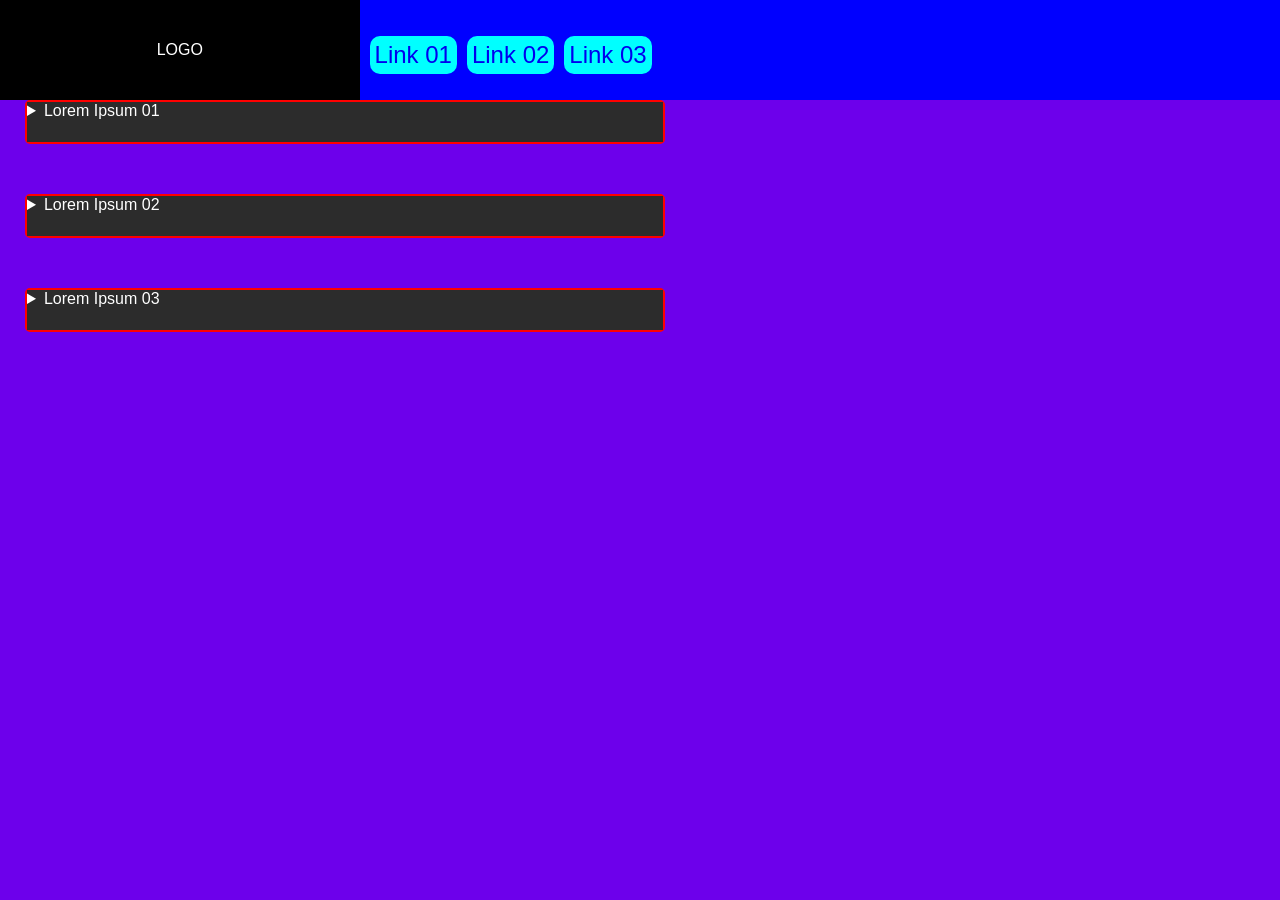
<file: index.html>
<!DOCTYPE html>
<html lang="pt-br">
<head>
    <meta charset="UTF-8">
    <meta name="viewport" content="width=device-width, initial-scale=1.0">
    <title>Display</title>

    <!--link do CSS-->
    <link rel="stylesheet" href="style.css">

</head>
<body class="body-container">
    <!--Classe do header para receber estilização-->
    <header class="header-container">
        <div class="logo">
            LOGO
        </div>
            <nav class="menu">
                <!--Elementos com display in-line-->
                <a href="#">Link 01</a>
                <a href="#">Link 02</a>
                <a href="#">Link 03</a>
            </nav>
            
    </header>
    <!--Duas classes no mesmo elemento-->
    <section class="section01 container">

        <h2 class="section01--title">Links Favoritos</h2>
        <!--lista não ordenada-->
        <ul>
            <li class="link-lista">Link Lista 01</li>
            <li class="link-lista">Link Lista 02</li>
            <li class="link-lista">Link Lista 03</li>
            <li class="link-lista">Link Lista 04</li>
        </ul>
    </section>
    
    <section class="sumario">
        <details>
            <summary>Lorem Ipsum 01</summary>
            <p>Lorem ipsum dolor, sit amet consectetur adipisicing elit. Labore beatae vitae numquam harum 
                molestias officiis dolor nesciunt cumque et eos, ad odio laudantium! Labore minima distinctio eligendi quasi quisquam consequatur.</p>
        </details>
        <details>
            <summary>Lorem Ipsum 02</summary>
            <p>Lorem ipsum dolor, sit amet consectetur adipisicing elit. Labore beatae vitae numquam harum 
                molestias officiis dolor nesciunt cumque et eos, ad odio laudantium! Labore minima distinctio eligendi quasi quisquam consequatur.</p>
        </details>
        <details>
            <summary>Lorem Ipsum 03</summary>
            <p>Lorem ipsum dolor, sit amet consectetur adipisicing elit. Labore beatae vitae numquam harum 
                molestias officiis dolor nesciunt cumque et eos, ad odio laudantium! Labore minima distinctio eligendi quasi quisquam consequatur.</p>
        </details>
    </section>

</body>
</html>
</file>
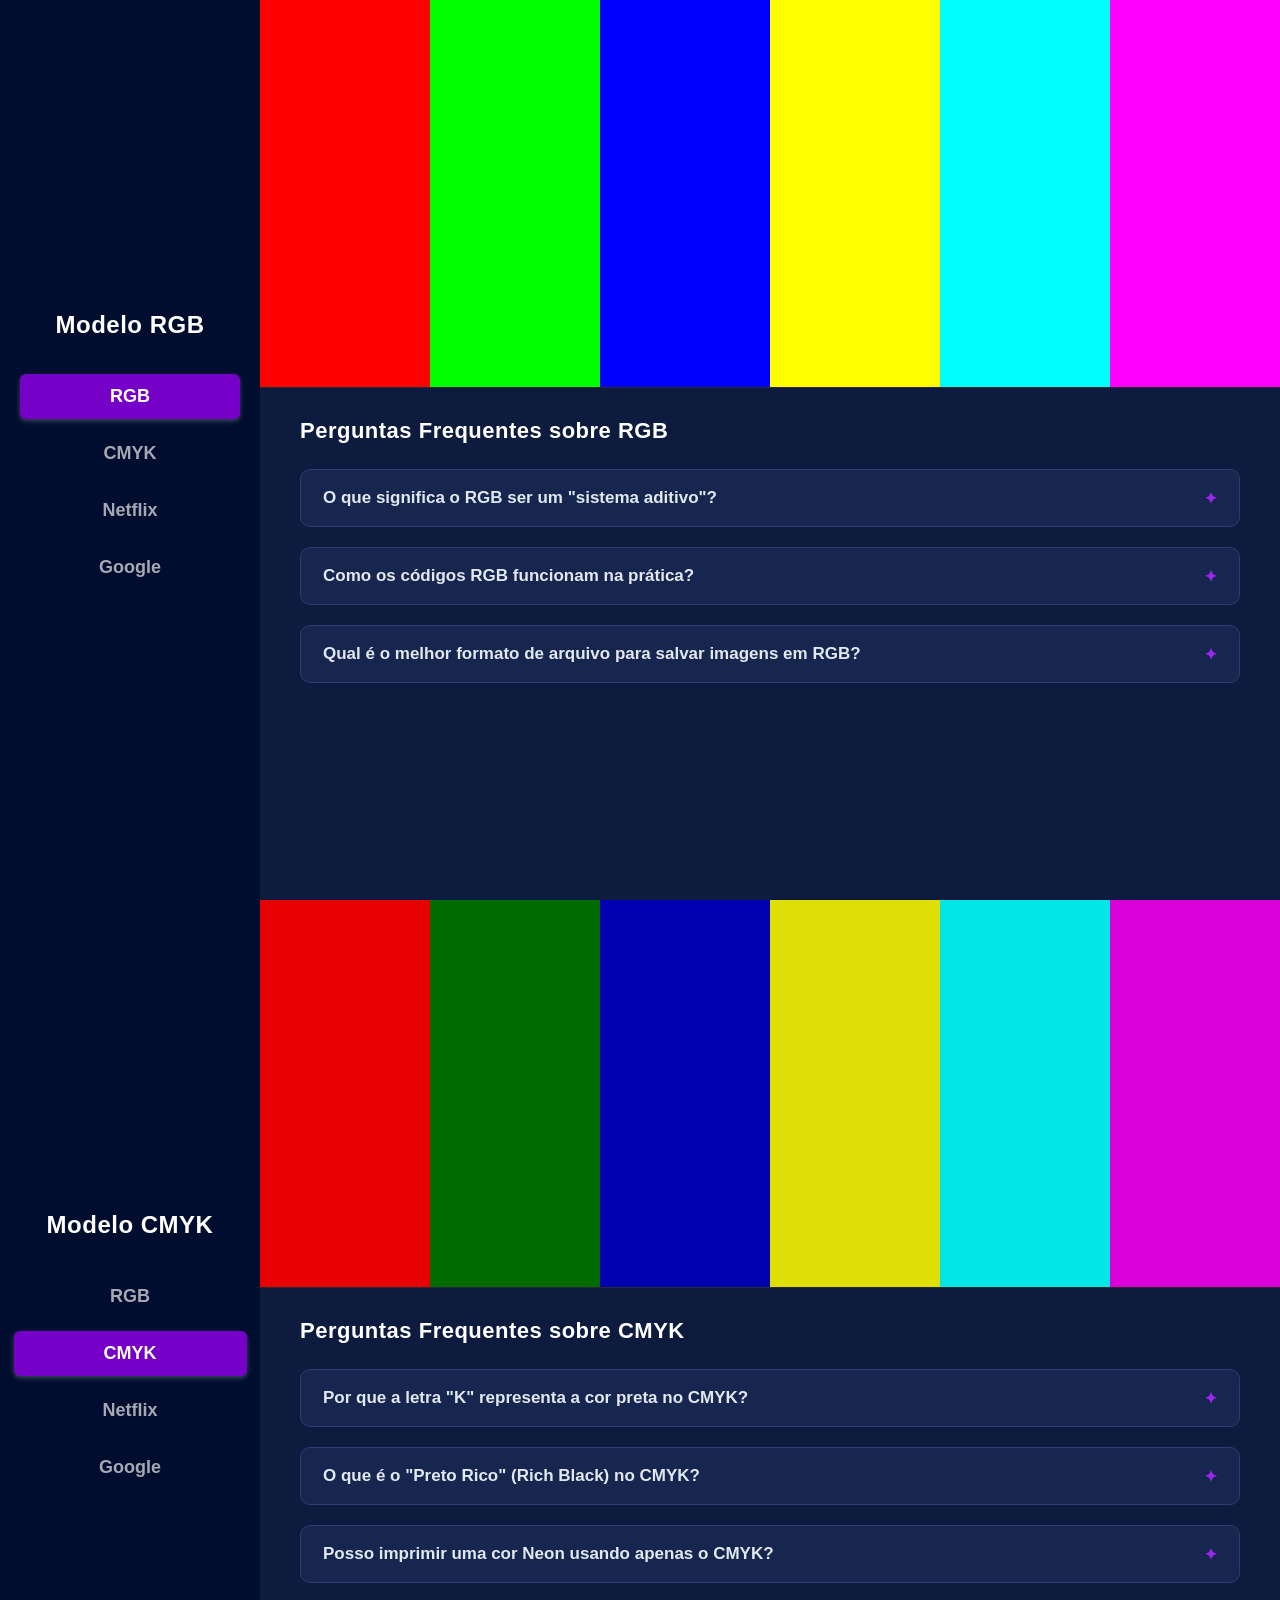
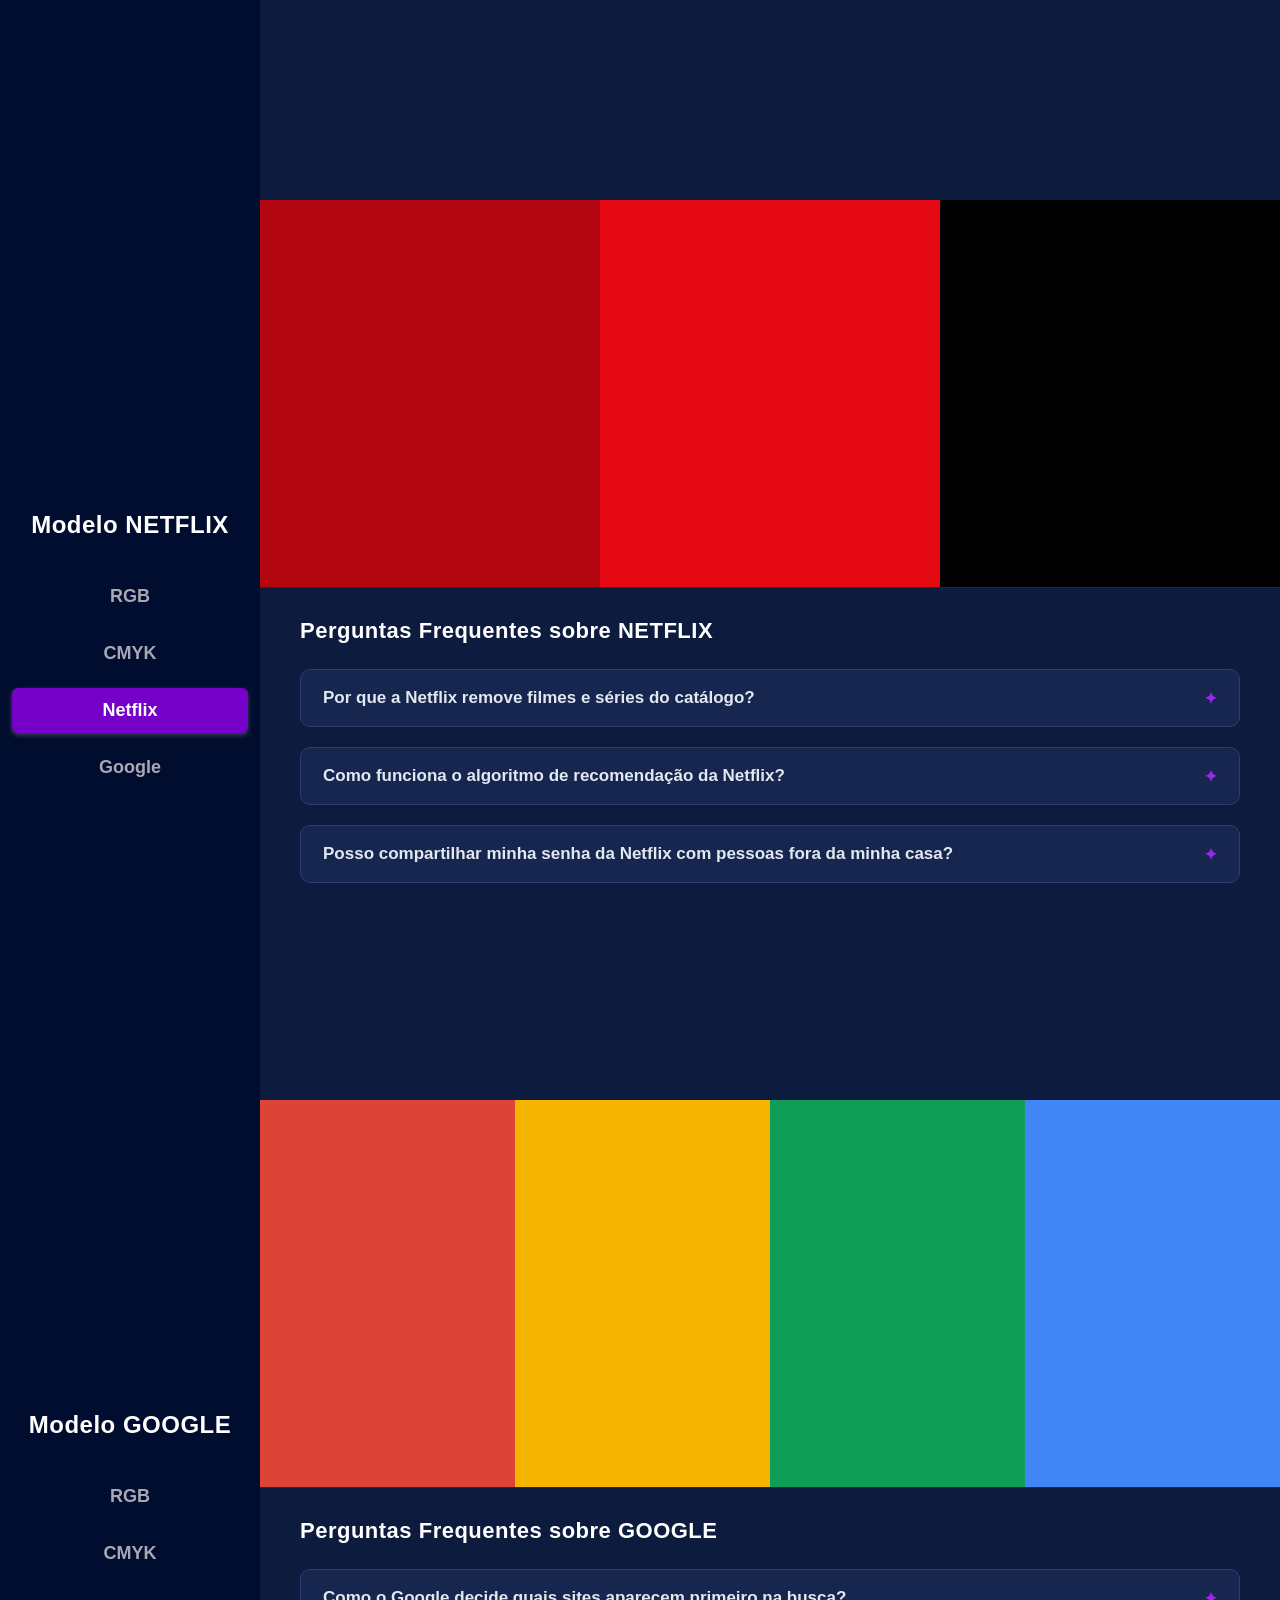
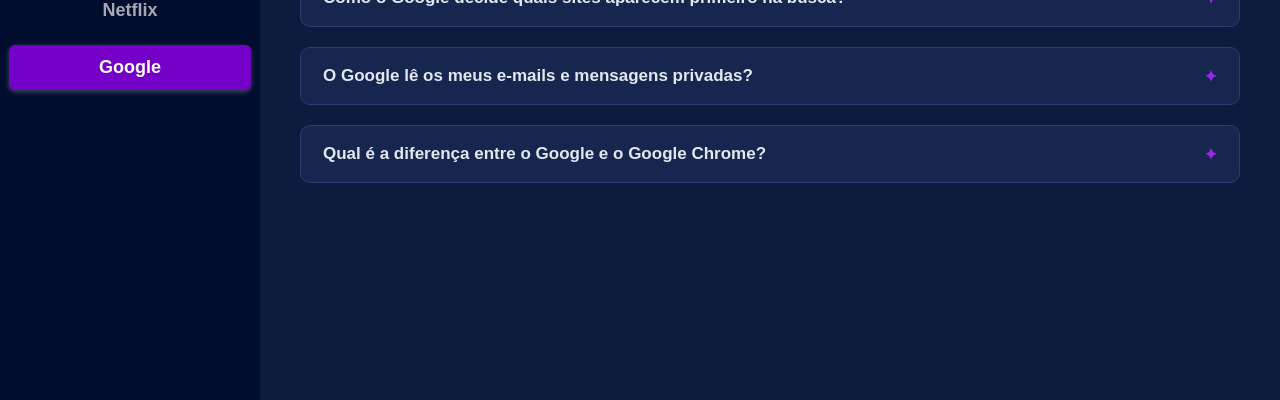
<file: modocores2/index.html>
<!DOCTYPE html>
<html lang="pt-br">
<head>
    <meta charset="UTF-8">
    <meta name="viewport" content="width=device-width, initial-scale=1.0">
    <title>Cores</title>
<link rel="stylesheet" href="./css/global.css">
</head>
<body>

    <!-- RGB -->
    <section id="rgb" class="color-section">
        <aside class="color-section__sidebar">
            <h2 class="color-section__title">Modelo RGB</h2>
            <nav class="color-section__menu">
                <a href="#rgb" class="color-section__link color-section__link--active">RGB</a>
                <a href="#cmyk" class="color-section__link">CMYK</a>
                <a href="#netflix" class="color-section__link"> Netflix</a>
                <a href="#google" class="color-section__link">Google</a>
            </nav>
        </aside>

        <div class="color-section__content">
            <section class="color-section__palette" aria-label="Visualização da Paleta RGB">
                <div class="color-section__bar color-section__bar--rgb-1"><p>rgb (255, 0, 0)</p></div>
                <div class="color-section__bar color-section__bar--rgb-2"><p>rgb (0, 255, 0)</p></div>
                <div class="color-section__bar color-section__bar--rgb-3"><p>rgb (0, 0, 255)</p></div>
                <div class="color-section__bar color-section__bar--rgb-4"><p>rgb (255, 255, 0)</p></div>
                <div class="color-section__bar color-section__bar--rgb-5"><p>rgb (0, 255, 255)</p></div>
                <div class="color-section__bar color-section__bar--rgb-6"><p>rgb (255, 0, 255)</p></div>
            </section>

            <section class="color-section__faq" aria-labelledby="fag-rgb-title">
                <h3 id="fag-rgb-title" class="color-section__faq-title">Perguntas Frequentes sobre RGB</h3>
                <details class="color-section__faq-item">
                    <summary class="color-section__faq-question">O que significa o RGB ser um "sistema aditivo"?</summary>
                    <p class="color-section__faq-answer">Significa que as cores são criadas pela adição de luz. Quanto mais luz você soma,
                        mais clara a cor se torna. Se você misturar o Vermelho, o Verde e o Azul em suas intensidades máximas na tela, 
                        o resultado será a luz branca pura.</p>
                </details>
                <details class="color-section__faq-item">
                    <summary class="color-section__faq-question">Como os códigos RGB funcionam na prática?</summary>
                    <p class="color-section__faq-answer">Cada cor é representada por três números que variam de
                        0 a 255 (ex: R: 255, G: 0, B: 0 é o vermelho puro). Na programação web, 
                        esses números são convertidos para o formato Hexadecimal (ex: #FF0000), 
                        muito usado no desenvolvimento de sites e aplicativos.</p>
                </details>
                <details class="color-section__faq-item">
                    <summary class="color-section__faq-question">Qual é o melhor formato de arquivo para salvar imagens em RGB?</summary>
                    <p class="color-section__faq-answer">Para manter a qualidade em telas digitais, os formatos mais recomendados são o PNG
                        (ideal para gráficos, logos e imagens com transparência) e o JPEG (ótimo para fotografias pesadas).
                        Para a web moderna, o formato WebP também é excelente por ser mais leve.</p>
                </details>
            </section>
        </div>
    </section>


    <!-- CMKY -->
    <section id="cmyk" class="color-section">
        <aside class="color-section__sidebar">
            <h2 class="color-section__title">Modelo CMYK</h2>
            <nav class="color-section__menu">
                <a href="#rgb" class="color-section__link">RGB</a>
                <a href="#cmyk" class="color-section__link color-section__link--active">CMYK</a>
                <a href="#netflix" class="color-section__link">Netflix</a>
                <a href="#google" class="color-section__link">Google</a>
            </nav>
        </aside>

        <div class="color-section__content">
            <section class="color-section__palette" aria-label="Visualização da Paleta CMYK">
                <div class="color-section__bar color-section__bar--cmyk-1"><p>cmyk (#e60000)</p></div>
                <div class="color-section__bar color-section__bar--cmyk-2"><p>cmyk (#006b00)</p></div>
                <div class="color-section__bar color-section__bar--cmyk-3"><p>cmyk (#0000ae)</p></div>
                <div class="color-section__bar color-section__bar--cmyk-4"><p>cmyk (#dfdf05)</p></div>
                <div class="color-section__bar color-section__bar--cmyk-5"><p>cmyk (#03e6e6)</p></div>
                <div class="color-section__bar color-section__bar--cmyk-6"><p>cmyk (#d900d9)</p></div>
            </section>

             <section class="color-section__faq" aria-labelledby="fag-cmyk-title">
                <h3 id="fag-cmyk-title" class="color-section__faq-title">Perguntas Frequentes sobre CMYK</h3>
                <details class="color-section__faq-item">
                    <summary class="color-section__faq-question">Por que a letra "K" representa a cor preta no CMYK?</summary>
                    <p class="color-section__faq-answer">A letra "K" vem de Key (Chave). Na indústria gráfica tradicional,
                        a placa do preto era a "placa chave" que servia de guia para alinhar as outras três cores
                        . Além disso, usa-se o "K" para evitar confusão com o "B" de Blue (Azul) do sistema RGB.</p>
                </details>
                <details class="color-section__faq-item">
                    <summary class="color-section__faq-question">O que é o "Preto Rico" (Rich Black) no CMYK?</summary>
                    <p class="color-section__faq-answer">Se você usar apenas 100% da tinta preta (C:0 M:0 Y:0 K:100),
                        o resultado impresso será um cinza muito escuro e fosco. Para conseguir um preto profundo e brilhante
                        , os designers misturam uma porcentagem das outras tintas (uma fórmula comum é C:40 M:30 Y:30 K:100)..</p>
                </details>
                <details class="color-section__faq-item">
                    <summary class="color-section__faq-question">Posso imprimir uma cor Neon usando apenas o CMYK?</summary>
                    <p class="color-section__faq-answer">Não. O CMYK padrão não consegue reproduzir cores fluorescentes,
                        neon ou tons metálicos (como ouro e prata). Para imprimir essas cores, a gráfica precisa utilizar
                        tintas especiais pré-misturadas, conhecidas como cores de escala Pantone (ou Spot Colors).</p>
                </details>
            </section>
        </div>
    </section>

    <!-- Netflix -->
    <section id="netflix" class="color-section">
        <aside class="color-section__sidebar">
            <h2 class="color-section__title">Modelo NETFLIX</h2>
            <nav class="color-section__menu">
                <a href="#rgb" class="color-section__link">RGB</a>
                <a href="#cmyk" class="color-section__link">CMYK</a>
                <a href="#netflix" class="color-section__link  color-section__link--active">Netflix</a>
                <a href="#google" class="color-section__link">Google</a>
            </nav>
        </aside>

        <div class="color-section__content">
            <section class="color-section__palette" aria-label="Visualização da Paleta NETFLIX">
                <div class="color-section__bar color-section__bar--netflix-1"><p>Netflix (#b1060f)</p></div>
                <div class="color-section__bar color-section__bar--netflix-2"><p>Netflix (#e50914)</p></div>
                <div class="color-section__bar color-section__bar--netflix-3"><p>Netflix (#000000)</p></div>
            </section>

            <section class="color-section__faq" aria-labelledby="fag-netflix-title">
                <h3 id="fag-netflix-title" class="color-section__faq-title">Perguntas Frequentes sobre NETFLIX</h3>
                <details class="color-section__faq-item">
                    <summary class="color-section__faq-question">Por que a Netflix remove filmes e séries do catálogo?</summary>
                    <p class="color-section__faq-answer">A Netflix adquire os direitos de exibição de estúdios e distribuidoras por um período de tempo 
                        determinado através de contratos de licenciamento. Quando o contrato expira, o título é removido se não for renovado.</p>
                </details>
                <details class="color-section__faq-item">
                    <summary class="color-section__faq-question">Como funciona o algoritmo de recomendação da Netflix?</summary>
                    <p class="color-section__faq-answer">O sistema analisa o seu histórico de visualização, as avaliações que você faz, o horário em que assiste,
                         os dispositivos utilizados e o comportamento de outros usuários com gostos parecidos para personalizar a sua tela inicial.</p>
                </details>
                <details class="color-section__faq-item">
                    <summary class="color-section__faq-question">Posso compartilhar minha senha da Netflix com pessoas fora da minha casa?</summary>
                    <p class="color-section__faq-answer">A política atual da empresa restringe o compartilhamento de contas fora da "Residência Netflix".
                         Para pessoas que moram em endereços diferentes, é necessário assinar um perfil de "membro extra" ou criar uma conta própria.</p>
                </details>
            </section>
        </div>
    </section>

    <!-- Google -->
    <section id="google" class="color-section">
        <aside class="color-section__sidebar">
            <h2 class="color-section__title">Modelo GOOGLE</h2>
            <nav class="color-section__menu">
                <a href="#rgb" class="color-section__link">RGB</a>
                <a href="#cmyk" class="color-section__link">CMYK</a>
                <a href="#netflix" class="color-section__link">Netflix</a>
                <a href="#google" class="color-section__link  color-section__link--active">Google</a>
            </nav>
        </aside>

        <div class="color-section__content">
            <section class="color-section__palette" aria-label="Visualização da Paleta NETFLIX">
                <div class="color-section__bar color-section__bar--google-1"><p>Google (#db4437)</p></div>
                <div class="color-section__bar color-section__bar--google-2"><p>Google (#f4b400)</p></div>
                <div class="color-section__bar color-section__bar--google-3"><p>Google (#0f9d58)</p></div>
                <div class="color-section__bar color-section__bar--google-4"><p>Google (#4285f4)</p></div>
            </section>

            <section class="color-section__faq" aria-labelledby="fag-google-title">
                <h3 id="fag-google-title" class="color-section__faq-title">Perguntas Frequentes sobre GOOGLE</h3>
                <details class="color-section__faq-item">
                    <summary class="color-section__faq-question">Como o Google decide quais sites aparecem primeiro na busca?</summary>
                    <p class="color-section__faq-answer">O motor de busca usa robôs para rastrear a web e organizar as páginas em um índice. 
                        Quando você pesquisa, algoritmos analisam centenas de fatores (como relevância das palavras-chave, 
                        qualidade do conteúdo, velocidade do site e segurança) para exibir os melhores resultados.</p>
                </details>
                <details class="color-section__faq-item">
                    <summary class="color-section__faq-question">O Google lê os meus e-mails e mensagens privadas?</summary>
                    <p class="color-section__faq-answer">O Google não vende suas informações pessoais e, desde 2017, 
                         não lê o conteúdo do seu Gmail para fins de direcionamento de anúncios.
                         No entanto, sistemas automatizados processam os dados para oferecer recursos como filtros de spam, 
                         respostas inteligentes e detecção de vírus.</p>
                </details>
                <details class="color-section__faq-item">
                    <summary class="color-section__faq-question">Qual é a diferença entre o Google e o Google Chrome?</summary>
                    <p class="color-section__faq-answer">O Google é a empresa de tecnologia (e o seu famoso motor de busca).
                        O Google Chrome é um software específico criado por essa empresa: 
                        o navegador de internet que você usa para acessar os sites.</p>
                </details>
            </section>
        </div>
    </section>

</body>
</html>
</file>
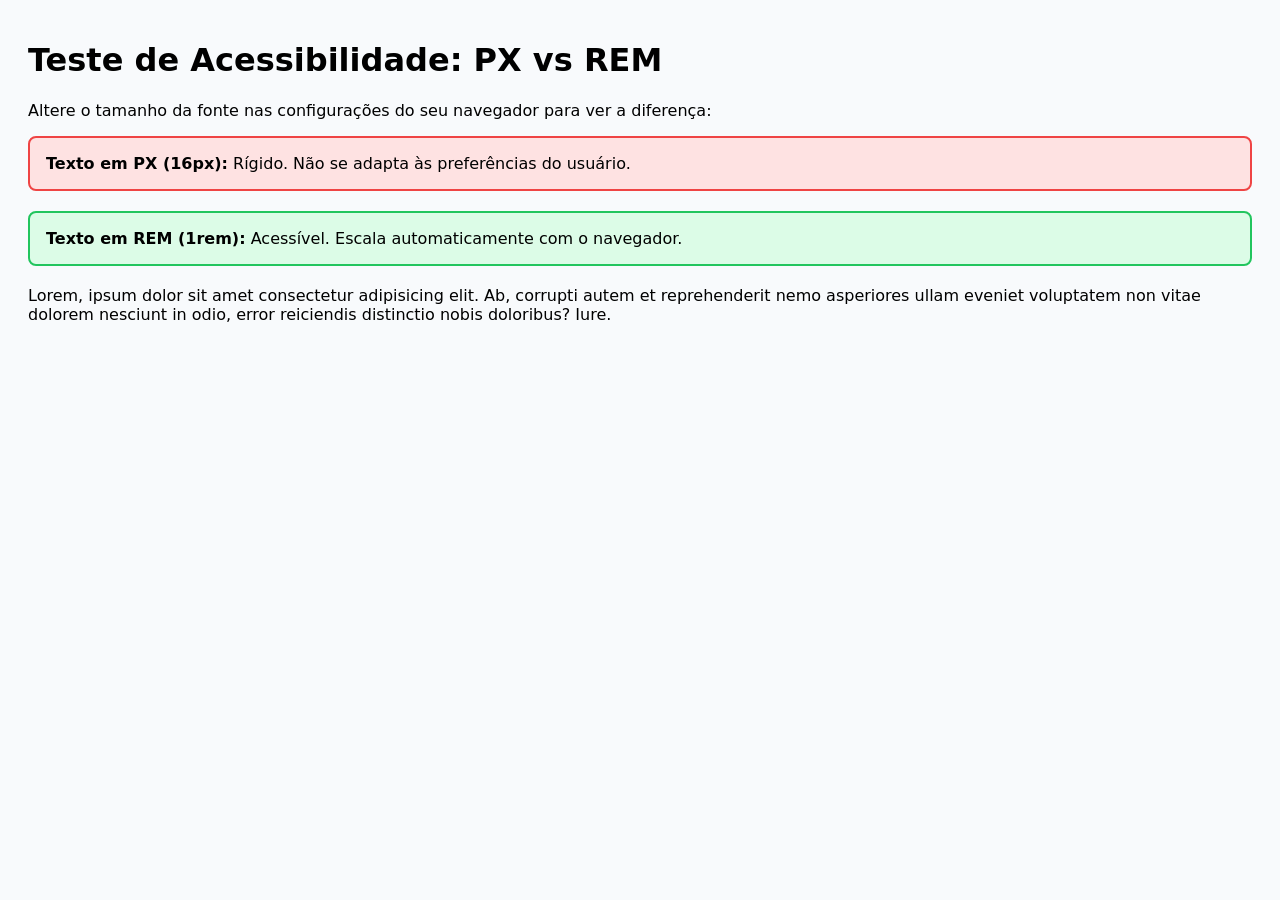
<file: teste-acessibilidade.html>
<!DOCTYPE html>
<html lang="pt-BR">
<head>
  <meta charset="UTF-8">
  <meta name="viewport" content="width=device-width, initial-scale=1.0">
  <title>Teste PX vs REM</title>
  <style>
    /* o elemento raiz assume 100% da preferencia do navegador */
    html {
      font-size: 62.5%;
      font-family: system-ui, -apple-system, sans-serif;
      padding: 20px;
      background-color: #f8fafc;
    }

    body{
      font-size: 1.6rem;
    }

    .caixa {
      padding: 1.6rem;
      margin-bottom: 2rem;
      border-radius: 8px;
    }

    /* texto travado em pixels */
    .caixa-px {
      background-color: #fee2e2;
      border: 2px solid #ef4444;
      font-size: 1.6rem;
    }

    /* texto dinamico em rem */
    .caixa-rem {
      background-color: #dcfce7;
      border: 2px solid #22c55e;
      font-size: 1.6rem;
    }

    .filho{
      font-size: 1.6rem;
    }

  </style>
</head>
<body>

  <h1>Teste de Acessibilidade: PX vs REM</h1>
  <p>Altere o tamanho da fonte nas configurações do seu navegador para ver a diferença:</p>

  <div class="caixa caixa-px">
    <strong>Texto em PX (16px):</strong> Rígido. Não se adapta às preferências do usuário.
  </div>

  <div class="caixa caixa-rem">
    <strong>Texto em REM (1rem):</strong> Acessível. Escala automaticamente com o navegador.
  </div>


  <div class="pai">
    <p class="filho">
      Lorem, ipsum dolor sit amet consectetur adipisicing elit. Ab, corrupti autem et reprehenderit nemo asperiores ullam eveniet voluptatem non vitae dolorem nesciunt in odio, error reiciendis distinctio nobis doloribus? Iure.
    </p>
  </div>

</body>
</html>
</file>
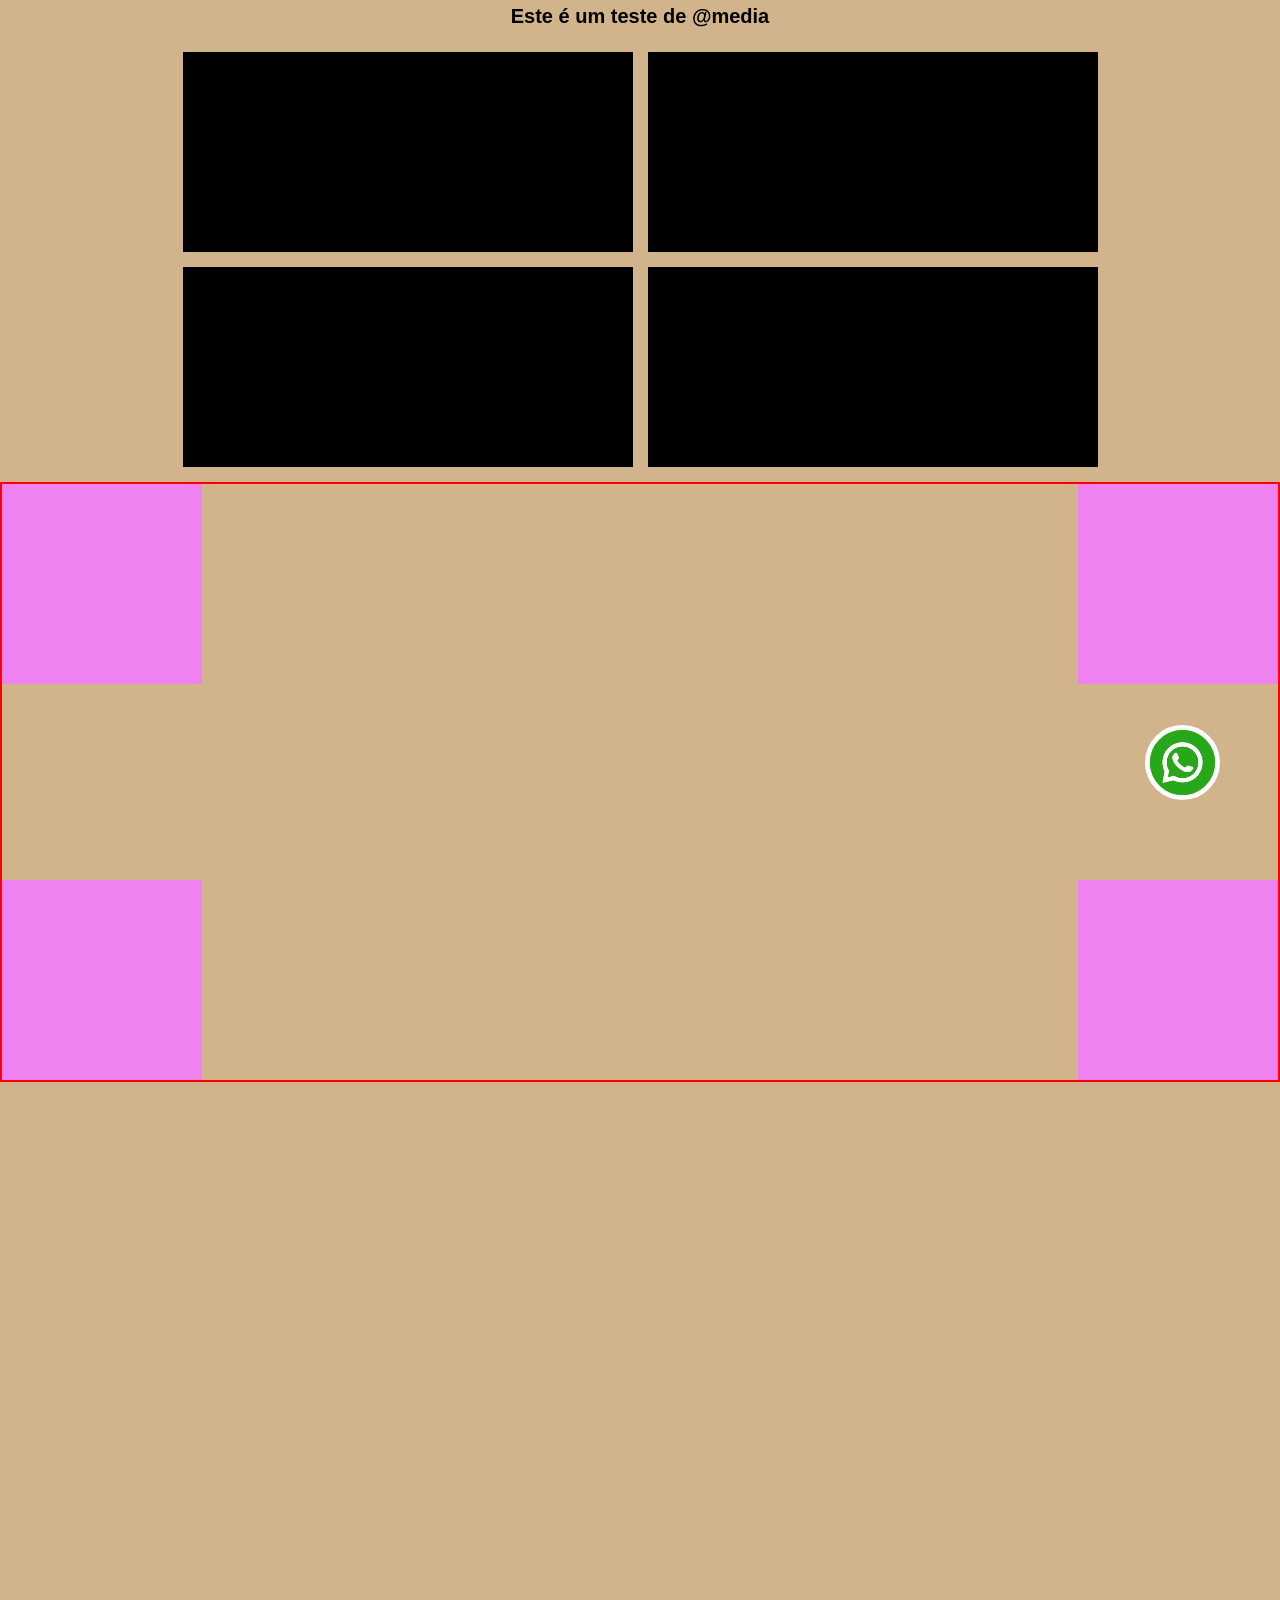
<file: hub-ia/teste.html>
<!DOCTYPE html>
<html lang="pt-br">
<head>
    <meta charset="UTF-8">
    <meta name="viewport" content="width=device-width, initial-scale=1.0">
    <title>Exemplo de @media</title>
    <link rel="stylesheet" href="./css/reset.css">
    <style>
        /* Base style for mobile devices */
        body{

        padding: 0;
        background-color: olive;
        color: white;
        font-family: Arial, sans-serif;
        height: 300vh;
    }

        h1{
        text-align: center;
        margin-bottom: 20px;
    }

        .container{
            display: flex;
            gap: 15px;
            justify-content: center;
            flex-wrap: wrap;
            margin-bottom: 15px;
    }

        .box{
            width: 100%;
            max-width: 400px;
            height: 200px;
            background-color: black;
    }

        .container-position{
            margin-top: 15px;
            width: 100%;
            height: 600px;
            border: 2px solid red;
            position: relative;
        }

        .filho-tamanho{
            position: absolute;
            /* margin-top: 10px; */
            width: 200px;
            height: 200px;
            background-color: violet;
        }

        .filho01__container-position{
            top: 0;
            left: 0;
        }

        .filho02__container-position{
            top: 0;
            right: 0;
        }

        .filho03__container-position{
            bottom: 0;
            left: 0;
        }

        .filho04__container-position{
            bottom: 0;
            right: 0;
        }

        .whats{
            width: 75px;
            height: 75px;
            background-color: #1ad302;
            border-radius: 50%;
            border: 5px solid #fff;
            position: fixed;
            bottom: 100px;
            right: 60px;
            content: ;
        }

        .whats img{
            width: 100%;
            height: 100%;
        }

        /* For devices with a minimum width of 768px (Medium) */
        @media (min-width: 768px) {
            body {
            background-color: blue;
            color: white;
        }
            .box{
                max-width: 350px;
            }
        }

        /* For devices with a minimum width of 992px (Large) */
        @media (min-width: 992px) {
            body {
            background-color: tan;
            color: black;
        }
            .box {
                max-width: 450px;
            }
        }

    </style>
</head>

<body>
    <h1>Este é um teste de @media</h1>
    <div class="container">
            <div class="box"></div>
            <div class="box"></div>
            <div class="box"></div>
            <div class="box"></div>
    </div>

    <div class="container-position">

        <div class="filho01__container-position filho-tamanho"></div>
        <div class="filho02__container-position filho-tamanho"></div>
        <div class="filho03__container-position filho-tamanho"></div>
        <div class="filho04__container-position filho-tamanho"></div>

    </div>

    <div class="whats">
        <img src="./img/whatsapp.png" alt="Logo Whatsapp">
    </div>
</body>
</html>
</file>
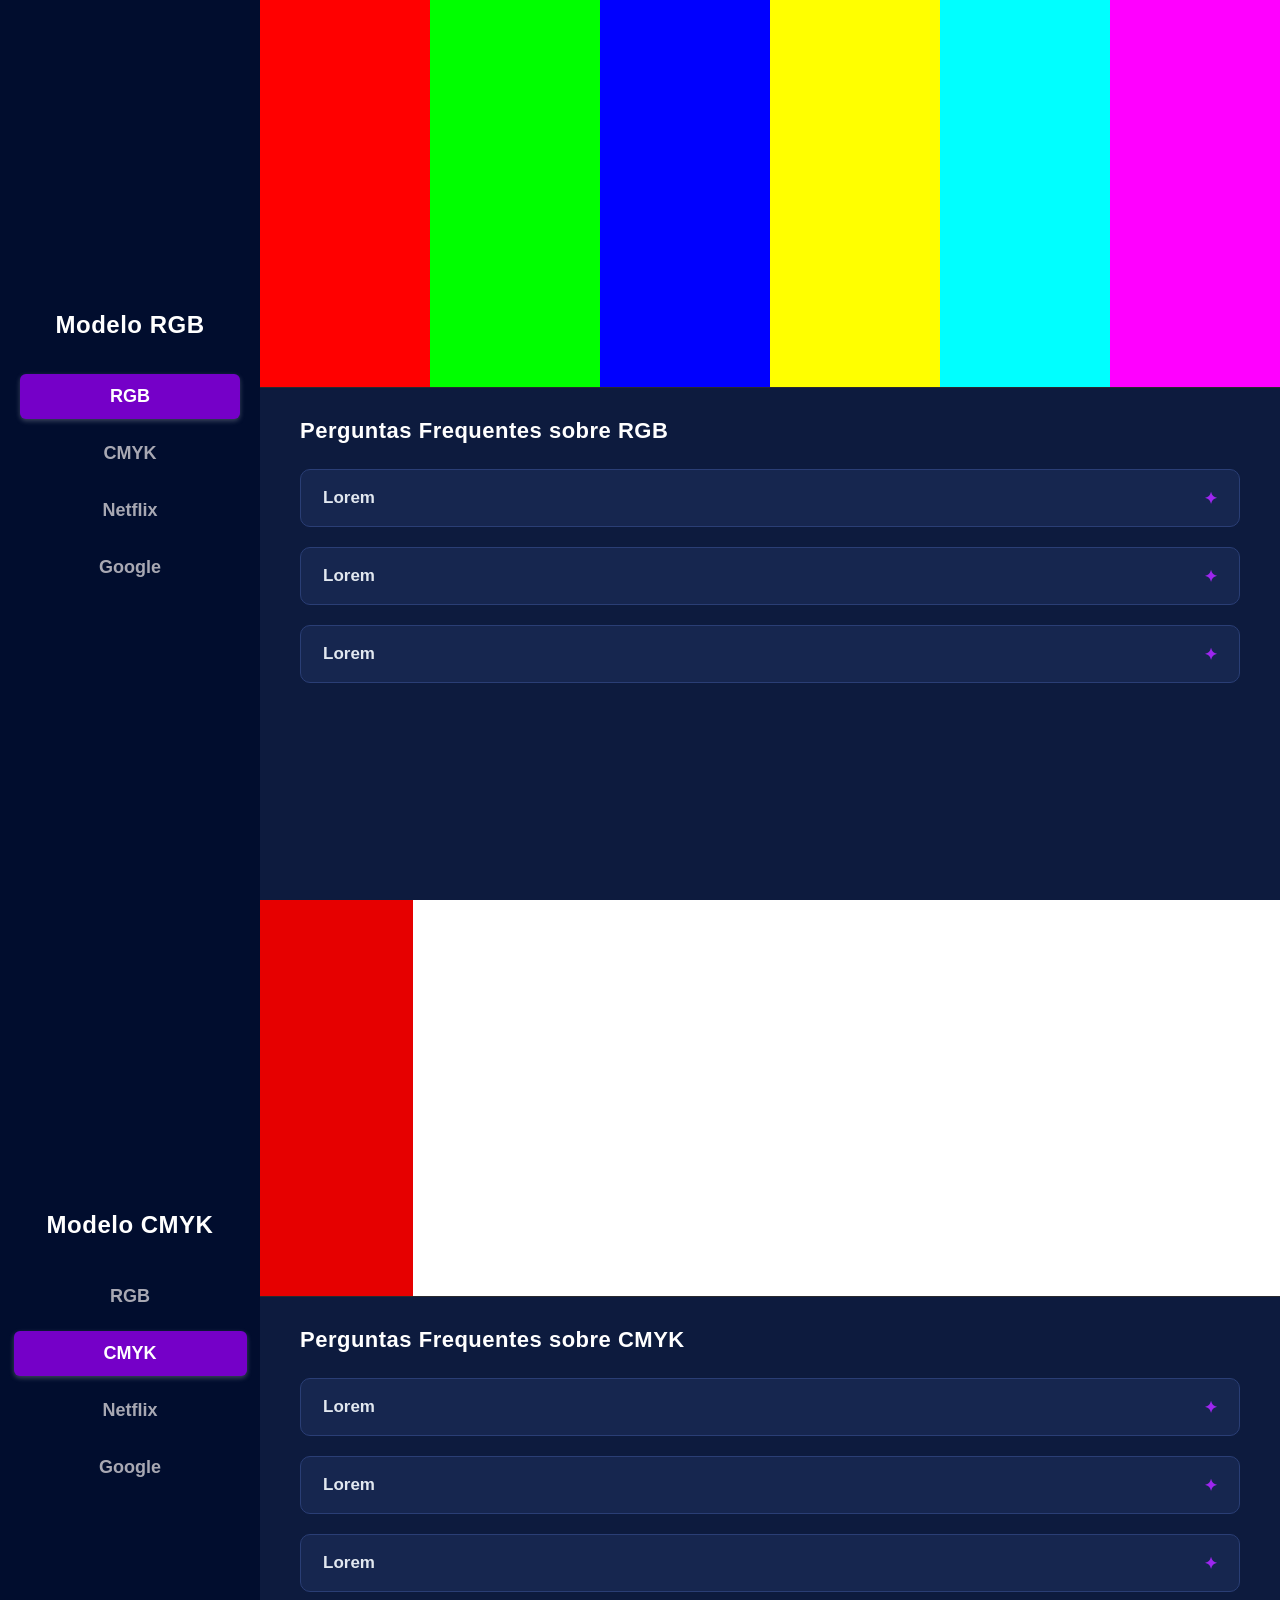
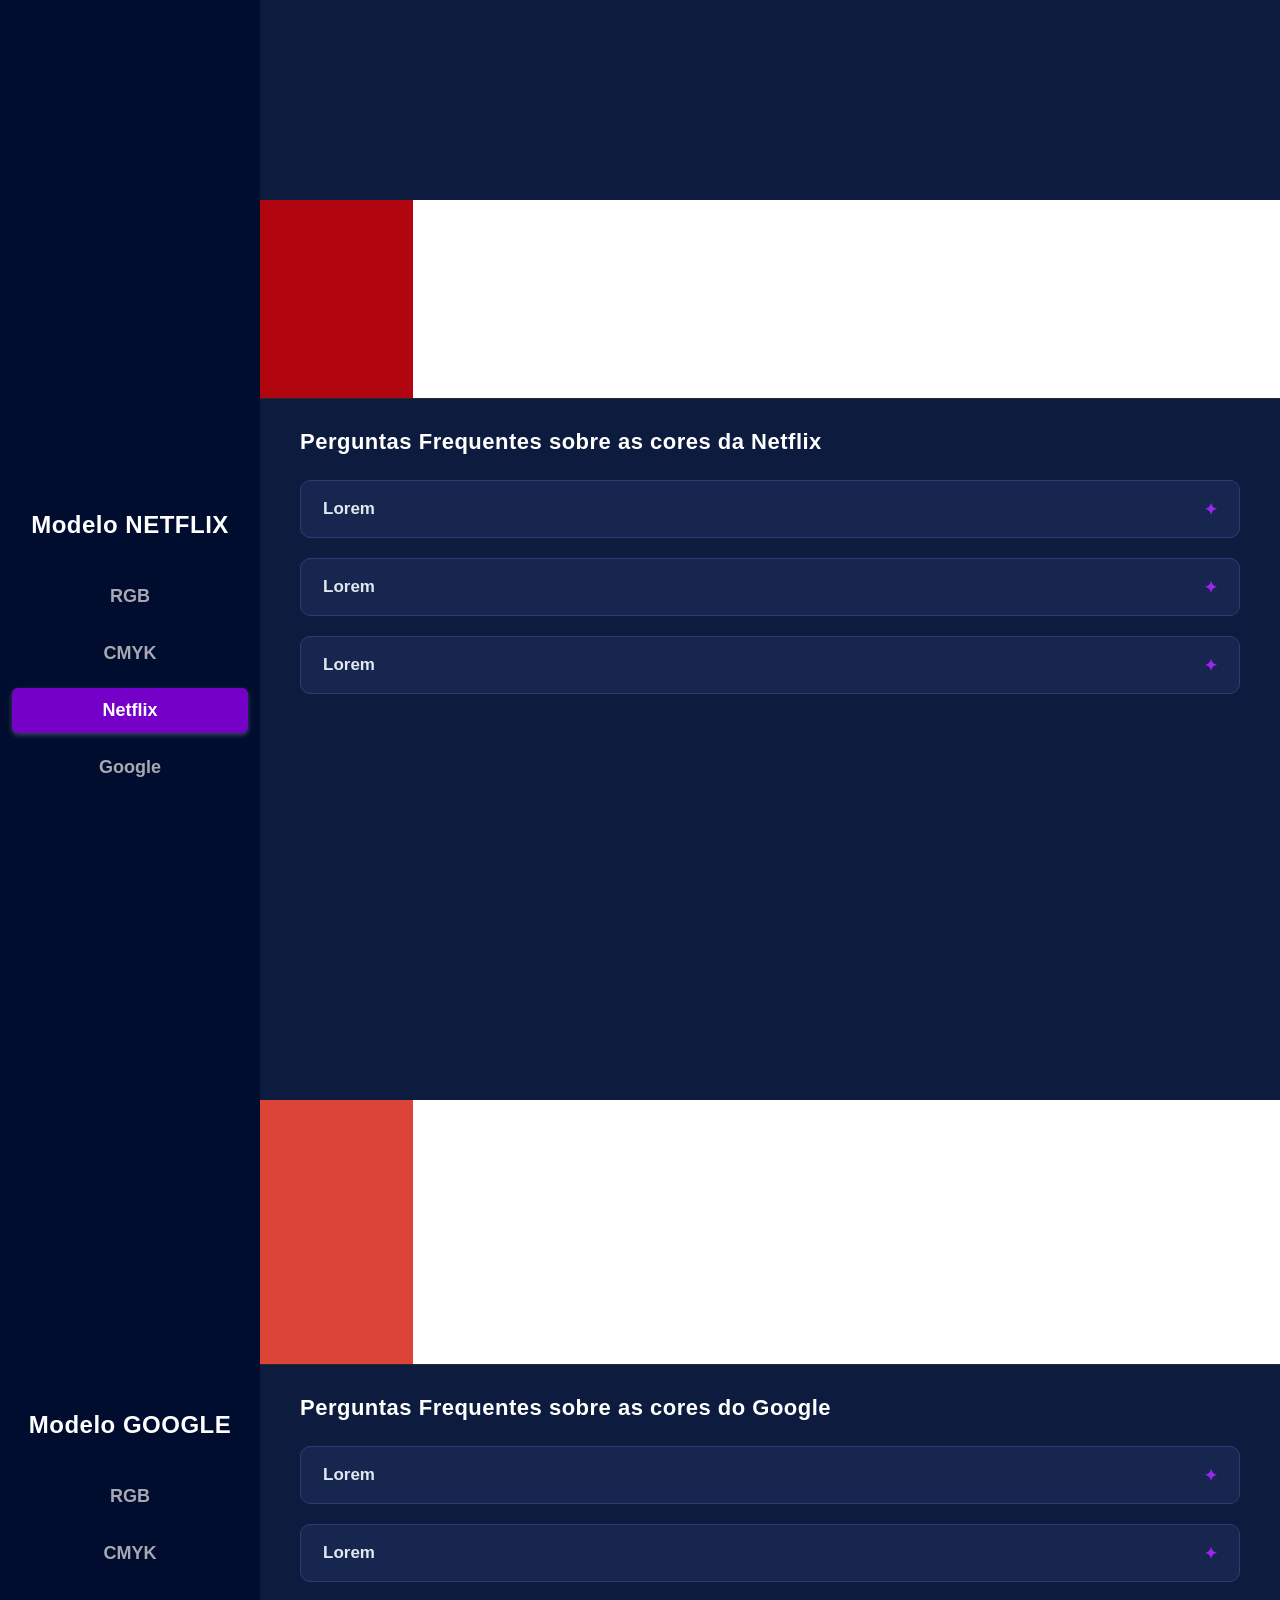
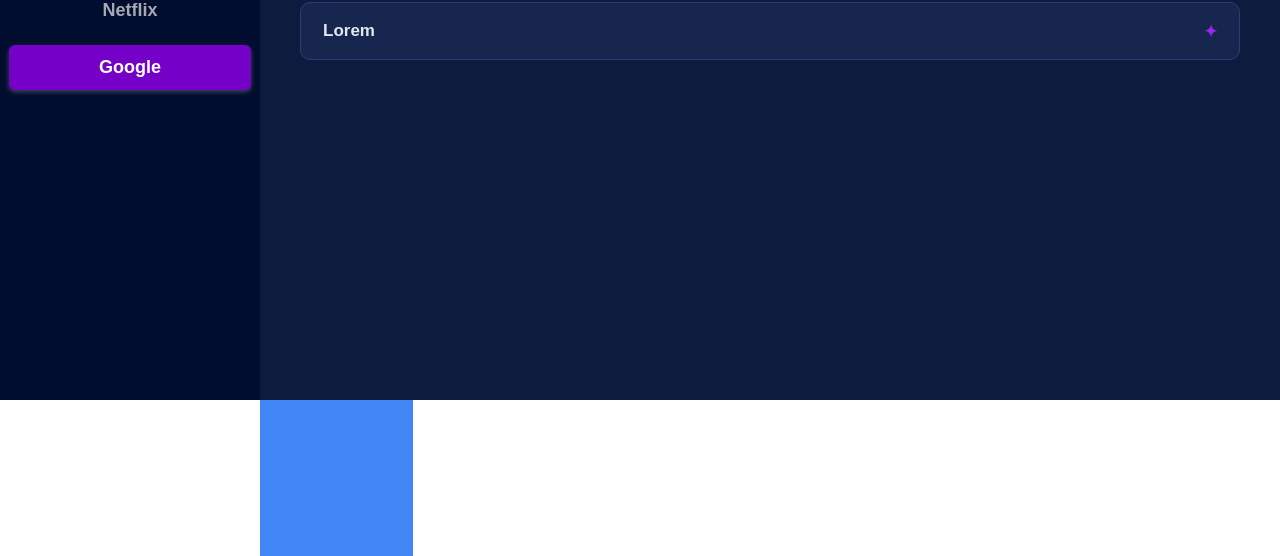
<file: modocores/modo-cores.html>
<!DOCTYPE html>
<html lang="pt-br">
<head>
    <meta charset="UTF-8">
    <meta name="viewport" content="width=device-width, initial-scale=1.0">
    <title>Modo Cores</title>

<link rel="stylesheet" href="./css/global.css">
</head>
<body>
    <!-- RGB -->
    <section id="rgb" class="color-section">
        <aside class="color-section__sidebar">
            <h2 class="color-section__title">Modelo RGB</h2>
            <nav class="color-section__menu">
                <a href="#rgb" class="color-section__link color-section__link--active">RGB</a>
                <a href="#cmyk" class="color-section__link">CMYK</a>
                <a href="#netflix" class="color-section__link"> Netflix</a>
                <a href="#google" class="color-section__link">Google</a>
            </nav>
        </aside>

        <div class="color-section__content">
            <section class="color-section__palette" aria-label="Visualização da Paleta RGB">
                <div class="color-section__bar color-section__bar--rgb-1"><p>RGB (255, 0, 0)</p></div>
                <div class="color-section__bar color-section__bar--rgb-2"><p>RGB (0, 255, 0)</p></div>
                <div class="color-section__bar color-section__bar--rgb-3"><p>RGB (0, 0, 255)</p></div>
                <div class="color-section__bar color-section__bar--rgb-4"><p>RGB (255, 255, 0)</p></div>
                <div class="color-section__bar color-section__bar--rgb-5"><p>RGB (0, 255, 255)</p></div>
                <div class="color-section__bar color-section__bar--rgb-6"><p>RGB (255, 0, 255)</p></div>
            </section>

            <section class="color-section__faq" aria-labelledby="fag-rgb-title">
                <h3 id="fag-rgb-title" class="color-section__faq-title">
                    Perguntas Frequentes sobre RGB
                </h3>

                <details class="color-section__faq-item">
                    <summary class="color-section__faq-question">Lorem</summary>
                    <p class="color-section__faq-answer">Lorem ipsum dolor sit amet consectetur adipisicing elit. Tempore voluptates,
                         tenetur culpa, ipsa corrupti aperiam quibusdam impedit perspiciatis voluptatem harum ipsam expedita. 
                         Odit sunt pariatur ullam, tenetur esse iste ratione.</p>
                </details>

                <details class="color-section__faq-item">
                    <summary class="color-section__faq-question">
                        Lorem
                    </summary>
                    <p class="color-section__faq-answer">Lorem ipsum dolor sit amet consectetur adipisicing elit. Tempore voluptates,
                         tenetur culpa, ipsa corrupti aperiam quibusdam impedit perspiciatis voluptatem harum ipsam expedita. 
                         Odit sunt pariatur ullam, tenetur esse iste ratione.</p>
                </details>

                <details class="color-section__faq-item">
                    <summary class="color-section__faq-question">Lorem</summary>
                    <p class="color-section__faq-answer">Lorem ipsum dolor sit amet consectetur adipisicing elit. Tempore voluptates,
                         tenetur culpa, ipsa corrupti aperiam quibusdam impedit perspiciatis voluptatem harum ipsam expedita. 
                         Odit sunt pariatur ullam, tenetur esse iste ratione.</p>
                </details>
            </section>
        </div>
    </section>


    <!-- CMKY -->
    <section id="cmyk" class="color-section">
        <aside class="color-section__sidebar">
            <h2 class="color-section__title">Modelo CMYK</h2>
            <nav class="color-section__menu">
                <a href="#rgb" class="color-section__link">RGB</a>
                <a href="#cmyk" class="color-section__link color-section__link--active">CMYK</a>
                <a href="#netflix" class="color-section__link">Netflix</a>
                <a href="#google" class="color-section__link">Google</a>
            </nav>
        </aside>

        <div class="color-section__content">
            <section>
                <div class="color-section__bar color-section__bar--cmyk-1"><p>CMYK (#e60000)</p></div>
                <div class="color-section__bar color-section__bar--cmyk-2"><p>CMYK (#006b00)</p></div>
                <div class="color-section__bar color-section__bar--cmyk-3"><p>CMYK (#0000ae)</p></div>
                <div class="color-section__bar color-section__bar--cmyk-4"><p>CMYK (#dfdf05)</p></div>
                <div class="color-section__bar color-section__bar--cmyk-5"><p>CMYK (#03e6e6)</p></div>
                <div class="color-section__bar color-section__bar--cmyk-6"><p>CMYK (#d900d9)</p></div>
            </section>

            <section class="color-section__faq" aria-labelledby="fag-rgb-title">
                <h3 id="fag-cmyk-title" class="color-section__faq-title">
                    Perguntas Frequentes sobre CMYK
                </h3> 
                <!-- cmky -->

                <details class="color-section__faq-item">
                    <summary class="color-section__faq-question">Lorem</summary>
                    <p class="color-section__faq-answer">Lorem ipsum dolor sit amet consectetur adipisicing elit. Tempore voluptates,
                         tenetur culpa, ipsa corrupti aperiam quibusdam impedit perspiciatis voluptatem harum ipsam expedita. 
                         Odit sunt pariatur ullam, tenetur esse iste ratione.</p>
                </details>

                <details class="color-section__faq-item">
                    <summary class="color-section__faq-question">
                        Lorem
                    </summary>
                    <p class="color-section__faq-answer">Lorem ipsum dolor sit amet consectetur adipisicing elit. Tempore voluptates,
                         tenetur culpa, ipsa corrupti aperiam quibusdam impedit perspiciatis voluptatem harum ipsam expedita. 
                         Odit sunt pariatur ullam, tenetur esse iste ratione.</p>
                </details>

                <details class="color-section__faq-item">
                    <summary class="color-section__faq-question">Lorem</summary>
                    <p class="color-section__faq-answer">Lorem ipsum dolor sit amet consectetur adipisicing elit. Tempore voluptates,
                         tenetur culpa, ipsa corrupti aperiam quibusdam impedit perspiciatis voluptatem harum ipsam expedita. 
                         Odit sunt pariatur ullam, tenetur esse iste ratione.</p>
                </details>
            </section>
        </div>
    </section>

    <!-- Netflix -->
    <section id="netflix" class="color-section">
        <aside class="color-section__sidebar">
            <h2 class="color-section__title">Modelo NETFLIX</h2>
            <nav class="color-section__menu">
                <a href="#rgb" class="color-section__link">RGB</a>
                <a href="#cmyk" class="color-section__link">CMYK</a>
                <a href="#netflix" class="color-section__link  color-section__link--active">Netflix</a>
                <a href="#google" class="color-section__link">Google</a>
            </nav>
        </aside>

        <div class="color-section__content">
            <section>
                <div class="color-section__bar color-section__bar--netflix-1"><p>Netflix (#b1060f)</p></div>
                <div class="color-section__bar color-section__bar--netflix-2"><p>Netflix (#e50914)</p></div>
                <div class="color-section__bar color-section__bar--netflix-3"><p>Netflix (#000000)</p></div>
            </section>

            <section class="color-section__faq" aria-labelledby="fag-netflix-title">
                <h3 id="fag-netflix-title" class="color-section__faq-title">
                    Perguntas Frequentes sobre as cores da Netflix
                </h3>

                <details class="color-section__faq-item">
                    <summary class="color-section__faq-question">Lorem</summary>
                    <p class="color-section__faq-answer">Lorem ipsum dolor sit amet consectetur adipisicing elit. Tempore voluptates,
                         tenetur culpa, ipsa corrupti aperiam quibusdam impedit perspiciatis voluptatem harum ipsam expedita. 
                         Odit sunt pariatur ullam, tenetur esse iste ratione.</p>
                </details>

                <details class="color-section__faq-item">
                    <summary class="color-section__faq-question">
                        Lorem
                    </summary>
                    <p class="color-section__faq-answer">Lorem ipsum dolor sit amet consectetur adipisicing elit. Tempore voluptates,
                         tenetur culpa, ipsa corrupti aperiam quibusdam impedit perspiciatis voluptatem harum ipsam expedita. 
                         Odit sunt pariatur ullam, tenetur esse iste ratione.</p>
                </details>

                <details class="color-section__faq-item">
                    <summary class="color-section__faq-question">Lorem</summary>
                    <p class="color-section__faq-answer">Lorem ipsum dolor sit amet consectetur adipisicing elit. Tempore voluptates,
                         tenetur culpa, ipsa corrupti aperiam quibusdam impedit perspiciatis voluptatem harum ipsam expedita. 
                         Odit sunt pariatur ullam, tenetur esse iste ratione.</p>
                </details>
            </section>
        </div>
    </section>

    <!-- Google -->
    <section id="google" class="color-section">
        <aside class="color-section__sidebar">
            <h2 class="color-section__title">Modelo GOOGLE</h2>
            <nav class="color-section__menu">
                <a href="#rgb" class="color-section__link">RGB</a>
                <a href="#cmyk" class="color-section__link">CMYK</a>
                <a href="#netflix" class="color-section__link">Netflix</a>
                <a href="#google" class="color-section__link  color-section__link--active">Google</a>
            </nav>
        </aside>

        <div class="color-section__content">
            <section>
                <div class="color-section__bar color-section__bar--google-1"><p>Google (#db4437)</p></div>
                <div class="color-section__bar color-section__bar--google-2"><p>Google (#f4b400)</p></div>
                <div class="color-section__bar color-section__bar--google-3"><p>Google (#0f9d58)</p></div>
                <div class="color-section__bar color-section__bar--google-4"><p>Google (#4285f4)</p></div>
            </section>

            <section class="color-section__faq" aria-labelledby="fag-google-title">
                <h3 id="fag-google-title" class="color-section__faq-title">
                    Perguntas Frequentes sobre as cores do Google
                </h3>

                <details class="color-section__faq-item">
                    <summary class="color-section__faq-question">Lorem</summary>
                    <p class="color-section__faq-answer">Lorem ipsum dolor sit amet consectetur adipisicing elit. Tempore voluptates,
                         tenetur culpa, ipsa corrupti aperiam quibusdam impedit perspiciatis voluptatem harum ipsam expedita. 
                         Odit sunt pariatur ullam, tenetur esse iste ratione.</p>
                </details>

                <details class="color-section__faq-item">
                    <summary class="color-section__faq-question">
                        Lorem
                    </summary>
                    <p class="color-section__faq-answer">Lorem ipsum dolor sit amet consectetur adipisicing elit. Tempore voluptates,
                         tenetur culpa, ipsa corrupti aperiam quibusdam impedit perspiciatis voluptatem harum ipsam expedita. 
                         Odit sunt pariatur ullam, tenetur esse iste ratione.</p>
                </details>

                <details class="color-section__faq-item">
                    <summary class="color-section__faq-question">Lorem</summary>
                    <p class="color-section__faq-answer">Lorem ipsum dolor sit amet consectetur adipisicing elit. Tempore voluptates,
                         tenetur culpa, ipsa corrupti aperiam quibusdam impedit perspiciatis voluptatem harum ipsam expedita. 
                         Odit sunt pariatur ullam, tenetur esse iste ratione.</p>
                </details>
            </section>
        </div>
    </section>

</body>
</html>
</file>
<file: style.css>
/* Reset padrão*/

*{
    margin: 0;
    padding: 0;
    box-sizing: border-box;
    
}

:root{

    --bg-color-container: #2c2c2c;
    --banana: #6d00eb;

    --fonte-padrao: Arial;

    --border-header-container: 2px solid red;

}

html{
    font-family: var(--fonte-padrao);
}

.container{
    background-color: darkmagenta;
    width: 300px;
    height: 300px;
    font-family: 'Courier New', Courier, monospace;
    color: #fff;
    
}

.body-container{
    
    background-color: var(--banana);
}



.header-container{
    display: flex;
    width: 100vw;
    height: 100px;
    background-color: darkgray;
    text-align: left;
}

.header-container a {
    
    
    background-color: aqua;
    margin-left: 10px;
    margin-top: 10px;
    font-size: x-large;
    text-decoration: none;
    padding: 5px;
    border-radius: 10px;

}
/*Pseudo classe que identifica a posição do cursor do mouse*/
.header-container a:hover{

    background-color: darkblue;
    border: 2px solid greenyellow;
    color: #fff;


}

.logo{
    display: flex;
    height: 100px;
    width: 500px;
    background-color: black;
    color: #fff;
    align-items: center;
    justify-content: center;
}

.menu{
    display: flex;
    align-items: center;
    width: 100%;
    height: 100px;
    background-color: blue;
}

.section01{
    display: none;
    height: 200px;
    margin: 10px auto;
    padding-left: 20px;
    background-color: blueviolet;
    color:#fff;
    border: black dashed 3px ;

}


.section01--title{
    margin-bottom: 10px;

}

.link-lista{
    font-size: medium;
    line-height: 20px;

}

.sumario details{
    border: 2px solid #ff0000;
    width: 50%;
    margin-left: 25px;
    border-radius: 5px;
    margin-bottom: 50px;
}

.sumario summary{
    background: #2c2c2c;
    color: white;
    height: 40px;
}

.sumario p{
    color: white;
    background: #25ba32;
    line-height: 40px;
}

/*
Display none: não aparece na tela
Display inline: elementos são em linhas,
não aceita largura e altura (ocupa apenas o seu espaço)
Display block: elementos são um abaixo do outro,
aceita largura e altura(ocupa a linha inteira)
Display inline block: elemantos em linha + largura e altura
*/
</file>
<file: modocores2/css/global.css>
@import url(./reset.css);
@import url(./design-system.css);
@import url(./color-bars.css);





.color-section{
    display: flex;
    height: 100vh;
    width: 100%;
}

.color-section__sidebar{
    display: flex;
    flex-direction: column;
    justify-content: center;
    width: 260px;
    background-color: var(--ui-bg-sidebar);
    padding: 30px 20px;
    align-items: center;
}

.color-section__title{
    color: var(--ui-text-title);
    font-size: 24px;
    /* Peso da fonte: NÃO UTILIZA PX */
    font-weight: 700;
    margin-bottom: 35px;
    text-align: center;
    /* Espaçamento entre as letras */
    letter-spacing: 0.5px;
}

.color-section__menu{
    display: flex;
    flex-direction: column;
    gap: 12px;
    justify-content: center;
    align-items: center;
    
}
/* Elemento Link: Estilo base dos botões de navegação */
.color-section__link{
    color: var(--ui-text-link);
    text-decoration: none;
    font-size: 18px;
    /* Peso sa fonte (não usar px) */
    font-weight: 600;
    padding: 12px 90px;
    border-radius: 6px;
    text-align: center;
    /* Efeito no momento em que o mouse é posicionado */
    transition: all 0.3s ease-in-out;
}

.color-section__link--active{
    color: var(--ui-link-active-text);
    background-color: var(--ui-link-active-bg);
    box-shadow: 0px 2px 5px rgba(244, 244, 248, 0.25);}

.color-section__link--active:hover{
    color: var(--ui-link-active-text);
    transform: scale(1.05);}

.color-section__link:not(.color-section__link--active):hover{
    color: var(--ui-text-title);
    background-color: var(--ui-link-hover-bg);
}
.color-section__bar{
    display: flex;
    align-items: end;
    justify-content: center;
    flex-grow: 1;
    height: 100%;
    transition: transform 0.25s ease;
}

.color-section__bar p{
    background-color: aliceblue;
    padding: 10px 12px;
    border-radius: 12px;
    visibility: hidden;
}

.color-section__bar:hover p{
    visibility: visible;
}

.color-section__bar:hover{
    transform: scaleX(1.02);
    z-index: 10;
    box-shadow: 0 0 30px rgba(51, 50, 50, 0.3);
}

.color-section__content{
    height: 100vh;
    display: flex;
    flex-direction: column;
    flex-grow: 1;
}

.color-section__palette{
    display: flex;
    height: 43vh;
    width: 100%;
}

.color-section__faq{
    flex-grow: 1;
    background-color: var(--faq-bg);
    padding: 30px 40px;
    border-top: 1px solid var(--ui-border);
    display: flex;
    flex-direction: column;
}

.color-section__faq-title{
    font-size: 22px;
    font-weight: 700;
    color: var(--faq-text-title);
    margin-bottom: 25px;
    letter-spacing: 0.5px;
}

.color-section__faq-item{
    background-color: var(--faq-card-bg);
    border: 1px solid var(--faq-border);
    border-radius: 10px;
    padding: 18px 22px;
    margin-bottom: 20px;
    transition: all 0.3s ease-in-out;
}

.color-section__faq-item:hover,
.color-section__faq-item[open] {
    background-color: var(--faq-card-hover-bg);
    border-color: var(--faq-border-neon);
    box-shadow: 0 0 8px var(--faq-border-neon), 0 0 20px rgba(157, 38, 239, 0.3);
    transform: translateY(-2px);
}

.color-section__faq-question{
    font-size: 17px;
    font-weight: 600;
    color: var(--faq-text-question);
    cursor: pointer;
    list-style: none;
    display: flex;
    justify-content: space-between;
    align-items: center;
    transition: color 0.2s ease;
}

.color-section__faq-question::-webkit-datails-marker{
    display: none;
}

.color-section__faq-question::after{
    content: "✦";
    font-size: 16px;
    color: var(--faq-border-neon-glow);
    transition: transform 0.5s ease, color 0.5s ease;
}

.color-section__faq-item[open] .color-section__faq-question::after{
    transform: rotate(180deg) scale(1.3);
    color: #fff;
}

.color-section__faq-item:hover .color-section__faq-question{
    color: #fff;
}

.color-section__faq-answer{
    margin-top: 14px;
    font-size: 15px;
    line-height: 1.6;
    color: var(--faq-text-answer);
    padding-top: 12px;
    border-top: 1px solid rgba(255, 255, 255, 0.08);
    transition: color 0.3s ease;
}

.color-section__faq-answer:hover{
    color: #fff;
}
</file>
<file: modocores/css/global.css>
@import url(./reset.css);
@import url(./design-system.css);
@import url(./colors-bars.css);

.color-section{
    display: flex;
    height: 100vh;
    width: 100%;
}

.color-section__sidebar{
    display: flex;
    flex-direction: column;
    justify-content: center;
    width: 260px;
    background-color: var(--ui-bg-sidebar);
    padding: 30px 20px;
    align-items: center;
}

.color-section__title{
    color: var(--ui-text-title);
    font-size: 24px;
    /* Peso da fonte: NÃO UTILIZA PX */
    font-weight: 700;
    margin-bottom: 35px;
    text-align: center;
    /* Espaçamento entre as letras */
    letter-spacing: 0.5px;
}

.color-section__menu{
    display: flex;
    flex-direction: column;
    gap: 12px;
    justify-content: center;
    align-items: center;
    
}
/* Elemento Link: Estilo base dos botões de navegação */
.color-section__link{
    color: var(--ui-text-link);
    text-decoration: none;
    font-size: 18px;
    /* Peso sa fonte (não usar px) */
    font-weight: 600;
    padding: 12px 90px;
    border-radius: 6px;
    text-align: center;
    /* Efeito no momento em que o mouse é posicionado */
    transition: all 0.3s ease-in-out;
}

.color-section__link--active{
    color: var(--ui-link-active-text);
    background-color: var(--ui-link-active-bg);
    box-shadow: 0px 2px 5px rgba(244, 244, 248, 0.25);}

.color-section__link--active:hover{
    color: var(--ui-link-active-text);
    transform: scale(1.05);}

.color-section__link:not(.color-section__link--active):hover{
    color: var(--ui-text-title);
    background-color: var(--ui-link-hover-bg);
}
.color-section__bar{
    display: flex;
    align-items: end;
    justify-content: center;
    flex-grow: 1;
    height: 100%;
    transition: transform 0.25s ease;
}

.color-section__bar p{
    background-color: aliceblue;
    padding: 10px 12px;
    border-radius: 12px;
    visibility: hidden;
}

.color-section__bar:hover p{
    visibility: visible;
}

.color-section__bar:hover{
    transform: scaleX(1.02);
    z-index: 10;
    box-shadow: 0 0 30px rgba(51, 50, 50, 0.3);
}

.color-section__content{
    height: 100vh;
    display: flex;
    flex-direction: column;
    flex-grow: 1;
}

.color-section__palette{
    display: flex;
    height: 43vh;
    width: 100%;
}

.color-section__faq{
    flex-grow: 1;
    background-color: var(--faq-bg);
    padding: 30px 40px;
    border-top: 1px solid var(--ui-border);
    display: flex;
    flex-direction: column;
}

.color-section__faq-title{
    font-size: 22px;
    font-weight: 700;
    color: var(--faq-text-title);
    margin-bottom: 25px;
    letter-spacing: 0.5px;
}

.color-section__faq-item{
    background-color: var(--faq-card-bg);
    border: 1px solid var(--faq-border);
    border-radius: 10px;
    padding: 18px 22px;
    margin-bottom: 20px;
    transition: all 0.3s ease-in-out;
}

.color-section__faq-item:hover,
.color-section__faq-item[open] {
    background-color: var(--faq-card-hover-bg);
    border-color: var(--faq-border-neon);
    box-shadow: 0 0 8px var(--faq-border-neon), 0 0 20px rgba(157, 38, 239, 0.3);
    transform: translateY(-2px);
}

.color-section__faq-question{
    font-size: 17px;
    font-weight: 600;
    color: var(--faq-text-question);
    cursor: pointer;
    list-style: none;
    display: flex;
    justify-content: space-between;
    align-items: center;
    transition: color 0.2s ease;
}

.color-section__faq-question::-webkit-datails-marker{
    display: none;
}

.color-section__faq-question::after{
    content: "✦";
    font-size: 16px;
    color: var(--faq-border-neon-glow);
    transition: transform 0.5s ease, color 0.5s ease;
}

.color-section__faq-item[open] .color-section__faq-question::after{
    transform: rotate(180deg) scale(1.3);
    color: #fff;
}

.color-section__faq-item:hover .color-section__faq-question{
    color: #fff;
}

.color-section__faq-answer{
    margin-top: 14px;
    font-size: 15px;
    line-height: 1.6;
    color: var(--faq-text-answer);
    padding-top: 12px;
    border-top: 1px solid rgba(255, 255, 255, 0.08);
    transition: color 0.3s ease;
}

.color-section__faq-answer:hover{
    color: #fff;
}
</file>
